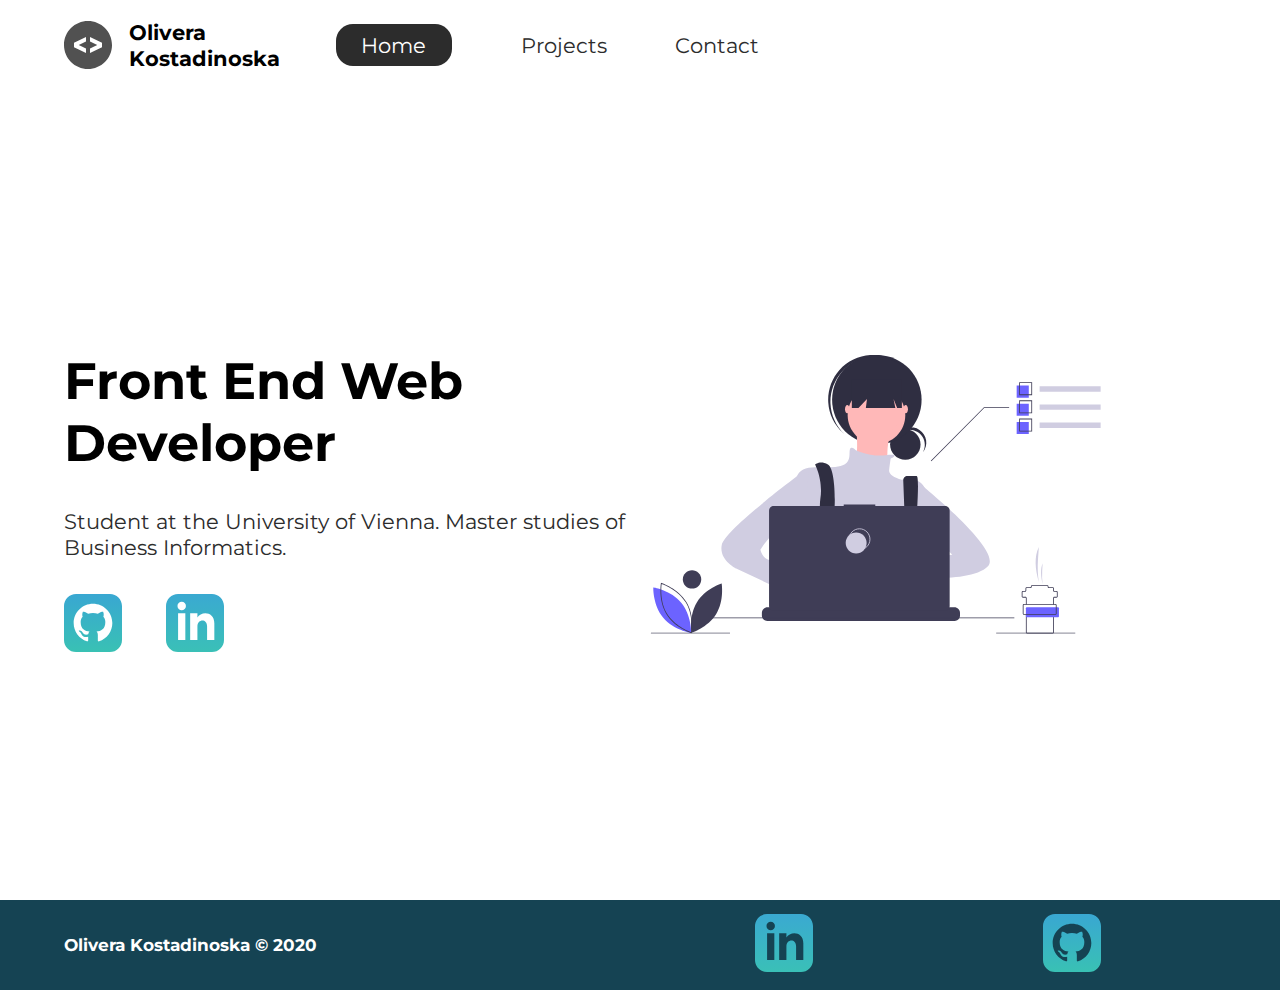
<file: index.html>
<!DOCTYPE html>
<html lang="en">
  <head>
    <meta charset="UTF-8" />
    <meta name="viewport" content="width=device-width, initial-scale=1.0" />
    <meta http-equiv="X-UA-Compatible" content="ie=edge" />
    <meta name="description" content="Student in the University of Vienna." />
    <meta name="robots" content="index,follow" />
    <link
      href="https://fonts.googleapis.com/css2?family=Montserrat:wght@100&display=swap"
      rel="stylesheet"
    />
    <link rel="stylesheet" href="./styles/style.css" />
    <title>Olivera Kostadinoska | Web Developer</title>
  </head>
  <body>
    <header class="main-head">
      <nav>
        <div class="logo">
          <img src="icons/code.svg" alt="logo" />
          <h1>Olivera Kostadinoska</h1>
        </div>
        <ul>
          <li><a class="active" href="/">Home</a></li>
          <li><a  href="./projects/index.html">Projects</a></li>
          <li><a href="./contact/">Contact</a></li>
        </ul>
      </nav>
    </header>
    <section class="intro">
      <div class="intro-text">
        <h3>Front End Web <br />Developer</h3>
        <p>
          Student at the University of Vienna. Master studies of Business
          Informatics.
        </p>
        <div class="intro-social">
          <a href="https://github.com/0livera?tab=projects"
            ><img src="/icons/github.svg" alt="github-social-link"
          /></a>
          <a href="https://www.linkedin.com/in/olivera-kostadinoska-74080ab0/"
            ><img src="/icons/linked-in.svg" alt="linkedin-social-link"
          /></a>
        </div>
      </div>
      <div class="intro-images">
        <svg
          width="1101"
          height="667"
          viewBox="0 0 1101 667"
          fill="none"
          xmlns="http://www.w3.org/2000/svg"
        >
          <g id="undraw_dev_focus_b9xo(1) 1" clip-path="url(#clip0)">
            <path
              id="Vector"
              d="M633.929 250.416C654.03 250.416 670.325 234.121 670.325 214.02C670.325 193.919 654.03 177.624 633.929 177.624C613.829 177.624 597.534 193.919 597.534 214.02C597.534 234.121 613.829 250.416 633.929 250.416Z"
              fill="#2F2E41"
            />
            <path
              id="Vector_2"
              d="M644.069 178.626C650.368 178.627 656.559 180.262 662.036 183.372C667.514 186.482 672.091 190.96 675.319 196.368C678.548 201.777 680.318 207.93 680.457 214.228C680.595 220.525 679.097 226.75 676.109 232.295C679.264 228.347 681.563 223.785 682.857 218.9C684.152 214.014 684.415 208.913 683.63 203.92C682.844 198.928 681.027 194.154 678.294 189.902C675.561 185.651 671.973 182.015 667.757 179.227C663.542 176.439 658.792 174.56 653.81 173.709C648.828 172.859 643.724 173.055 638.822 174.286C633.92 175.517 629.328 177.756 625.34 180.859C621.351 183.963 618.052 187.864 615.654 192.313C619.057 188.041 623.378 184.592 628.298 182.223C633.218 179.853 638.609 178.624 644.069 178.626Z"
              fill="#2F2E41"
            />
            <path
              id="Vector_3"
              d="M565.919 213.943C624.965 213.943 672.831 166.077 672.831 107.031C672.831 47.9844 624.965 0.118011 565.919 0.118011C506.873 0.118011 459.006 47.9844 459.006 107.031C459.006 166.077 506.873 213.943 565.919 213.943Z"
              fill="#2F2E41"
            />
            <path
              id="Vector_4"
              d="M482.01 40.6964C500.432 19.9785 526.182 7.22824 553.827 5.13672C581.472 3.0452 608.848 11.776 630.177 29.4865C629.303 28.6554 628.438 27.8176 627.529 27.01C606.336 8.17859 578.532 -1.46421 550.23 0.20235C521.928 1.86891 495.447 14.7083 476.611 35.8969C457.775 57.0855 448.126 84.8881 449.786 113.19C451.446 141.492 464.279 167.976 485.463 186.817C486.372 187.625 487.305 188.386 488.233 189.157C468.146 170.049 456.268 143.884 455.107 116.185C453.946 88.4853 463.592 61.4184 482.01 40.6964Z"
              fill="#2F2E41"
            />
            <path
              id="Vector_5"
              d="M565.013 213.037C603.042 213.037 633.872 182.208 633.872 144.178C633.872 106.148 603.042 75.3192 565.013 75.3192C526.983 75.3192 496.154 106.148 496.154 144.178C496.154 182.208 526.983 213.037 565.013 213.037Z"
              fill="#FFB8B8"
            />
            <path
              id="Vector_6"
              d="M516.087 165.923C516.087 165.923 525.147 249.278 510.65 258.339C496.154 267.399 594.006 280.084 594.006 280.084C594.006 280.084 579.509 189.48 615.751 165.923H516.087Z"
              fill="#FFB8B8"
            />
            <path
              id="Vector_7"
              d="M598.946 247.815C598.946 247.815 625.928 235.215 587.068 239.703C548.208 244.191 514.68 226.976 514.68 226.976C514.68 226.976 502.906 215.198 501.094 227.882C499.282 240.567 506.53 264.124 466.664 267.748C426.799 271.372 390.557 260.5 376.06 287.681C361.564 314.862 368.812 432.647 368.812 432.647C368.812 432.647 395.993 530.499 417.738 544.996C439.483 559.492 629.751 539.56 629.751 539.56L684.113 441.707V327.547C684.113 327.547 676.865 287.681 626.127 298.553C626.127 298.553 593.51 291.305 595.322 274.996C597.134 258.688 598.946 247.815 598.946 247.815Z"
              fill="#D0CDE1"
            />
            <path
              id="Vector_8"
              d="M429.05 610.271C430.17 605.391 430.92 602.631 430.92 602.631L430.34 598.661L424.37 558.121L421.86 541.021C443.6 531.961 449.04 490.281 449.04 490.281L449.86 489.791L453.57 487.571V487.561L466.89 479.571L467.16 479.411L472.54 482.991L483.47 490.281C521.71 518.401 560.65 517.901 584.68 513.471C599.37 510.761 608.5 506.591 608.5 506.591L634.86 497.801L635.68 497.531L636.49 497.651L651.95 499.991L652.23 500.041L653.51 500.231L649.93 524.981L644.74 560.951C658.45 568.211 670.64 581.851 681.3 598.661C683.66 602.381 685.947 606.251 688.16 610.271C691.04 615.471 693.79 620.881 696.41 626.421C696.73 627.081 697.04 627.751 697.35 628.421C698.36 630.591 699.36 632.781 700.33 634.981H424.25C424.61 632.771 424.97 630.661 425.32 628.631C425.338 628.562 425.352 628.492 425.36 628.421C425.49 627.741 425.61 627.081 425.72 626.421C426.94 619.821 428.12 614.311 429.05 610.271Z"
              fill="#2F2E41"
            />
            <path
              id="Vector_9"
              d="M418.234 261.963C418.234 261.963 438.167 298.205 430.919 343.506C423.671 388.808 452.664 501.157 452.664 501.157L474.409 495.721C474.409 495.721 459.912 401.493 463.536 379.748C467.161 358.003 467.161 272.835 449.04 261.963C430.919 251.091 418.234 261.963 418.234 261.963Z"
              fill="#2F2E41"
            />
            <path
              id="Vector_10"
              d="M628.973 299.625L636.59 500.251L651.086 509.311C651.086 509.311 671.925 289.144 661.053 289.144H638.93C637.578 289.144 636.24 289.419 634.997 289.953C633.754 290.486 632.633 291.267 631.702 292.247C630.77 293.228 630.048 294.387 629.579 295.656C629.11 296.924 628.904 298.275 628.973 299.625Z"
              fill="#2F2E41"
            />
            <path
              id="Vector_11"
              d="M462.63 496.627C467.634 496.627 471.691 492.57 471.691 487.567C471.691 482.563 467.634 478.506 462.63 478.506C457.626 478.506 453.57 482.563 453.57 487.567C453.57 492.57 457.626 496.627 462.63 496.627Z"
              fill="#6C63FF"
            />
            <path
              id="Vector_12"
              d="M643.838 505.687C648.842 505.687 652.898 501.631 652.898 496.627C652.898 491.623 648.842 487.567 643.838 487.567C638.834 487.567 634.778 491.623 634.778 496.627C634.778 501.631 638.834 505.687 643.838 505.687Z"
              fill="#6C63FF"
            />
            <path
              id="Vector_13"
              d="M506.12 58.104V126.963H522.067L542.362 105.218L539.644 126.963H610.133L605.784 105.218L614.482 126.963H625.717V58.104H506.12Z"
              fill="#2F2E41"
            />
            <path
              id="Vector_14"
              d="M495.248 139.648C498.25 139.648 500.684 135.186 500.684 129.681C500.684 124.177 498.25 119.715 495.248 119.715C492.245 119.715 489.812 124.177 489.812 129.681C489.812 135.186 492.245 139.648 495.248 139.648Z"
              fill="#FFB8B8"
            />
            <path
              id="Vector_15"
              d="M634.778 139.648C637.78 139.648 640.214 135.186 640.214 129.681C640.214 124.177 637.78 119.715 634.778 119.715C631.775 119.715 629.341 124.177 629.341 129.681C629.341 135.186 631.775 139.648 634.778 139.648Z"
              fill="#FFB8B8"
            />
            <path
              id="Vector_16"
              d="M671.925 495.721C671.925 495.721 589.476 480.318 584.039 507.499C578.603 534.681 675.549 522.902 675.549 522.902L671.925 495.721Z"
              fill="#FFB8B8"
            />
            <path
              id="Vector_17"
              d="M670.113 309.077C670.113 309.077 867.629 466.728 831.388 504.781C795.146 542.835 657.429 531.962 657.429 531.962L666.489 486.661L746.22 477.6L706.355 437.734L670.113 441.359V309.077Z"
              fill="#D0CDE1"
            />
            <path
              id="Vector_18"
              d="M378.369 571.828L403.738 591.761C403.738 591.761 421.859 647.935 449.04 631.627C476.221 615.318 423.671 557.331 423.671 557.331L392.865 546.459L378.369 571.828Z"
              fill="#FFB8B8"
            />
            <path
              id="Vector_19"
              d="M403.738 280.084L378.437 287.698C378.437 287.698 202.597 417.802 195.349 454.043C188.101 490.285 229.779 510.217 229.779 510.217L387.429 584.513L403.738 541.023L329.443 502.969C329.443 502.969 334.879 492.097 313.134 490.285C291.389 488.473 287.765 464.916 287.765 464.916C287.765 464.916 331.255 397.869 354.812 412.365C378.369 426.862 385.617 437.734 385.617 437.734L403.738 280.084Z"
              fill="#D0CDE1"
            />
            <path
              id="Vector_20"
              d="M764.6 616.481V622.551C764.603 624.217 764.295 625.869 763.69 627.421C763.421 628.113 763.097 628.782 762.72 629.421C761.528 631.421 759.837 633.078 757.812 634.228C755.787 635.378 753.499 635.982 751.17 635.981H304.62C302.291 635.982 300.003 635.378 297.978 634.228C295.953 633.078 294.262 631.421 293.07 629.421C292.693 628.782 292.369 628.113 292.1 627.421C291.495 625.869 291.187 624.217 291.19 622.551V616.481C291.19 614.717 291.537 612.97 292.211 611.341C292.886 609.711 293.875 608.231 295.122 606.983C296.37 605.736 297.85 604.747 299.48 604.072C301.11 603.397 302.856 603.05 304.62 603.051H330.36V600.221C330.36 600.147 330.374 600.074 330.402 600.006C330.43 599.938 330.472 599.877 330.524 599.825C330.576 599.773 330.638 599.731 330.706 599.703C330.774 599.675 330.846 599.661 330.92 599.661H344.35C344.424 599.661 344.496 599.675 344.564 599.703C344.632 599.731 344.694 599.773 344.746 599.825C344.798 599.877 344.84 599.938 344.868 600.006C344.896 600.074 344.91 600.147 344.91 600.221V603.051H353.3V600.221C353.3 600.147 353.314 600.074 353.342 600.006C353.37 599.938 353.412 599.877 353.464 599.825C353.516 599.773 353.578 599.731 353.646 599.703C353.714 599.675 353.786 599.661 353.86 599.661H367.29C367.364 599.661 367.436 599.675 367.504 599.703C367.572 599.731 367.634 599.773 367.686 599.825C367.738 599.877 367.78 599.938 367.808 600.006C367.836 600.074 367.85 600.147 367.85 600.221V603.051H376.25V600.221C376.25 600.147 376.264 600.074 376.292 600.006C376.32 599.938 376.362 599.877 376.414 599.825C376.466 599.773 376.528 599.731 376.596 599.703C376.664 599.675 376.736 599.661 376.81 599.661H390.24C390.314 599.661 390.386 599.675 390.454 599.703C390.522 599.731 390.584 599.773 390.636 599.825C390.688 599.877 390.73 599.938 390.758 600.006C390.786 600.074 390.8 600.147 390.8 600.221V603.051H399.19V600.221C399.19 600.147 399.204 600.074 399.232 600.006C399.26 599.938 399.302 599.877 399.354 599.825C399.406 599.773 399.468 599.731 399.536 599.703C399.604 599.675 399.676 599.661 399.75 599.661H413.18C413.254 599.661 413.326 599.675 413.394 599.703C413.462 599.731 413.524 599.773 413.576 599.825C413.628 599.877 413.67 599.938 413.698 600.006C413.726 600.074 413.74 600.147 413.74 600.221V603.051H422.13V600.221C422.13 600.147 422.144 600.074 422.172 600.006C422.201 599.938 422.242 599.877 422.294 599.825C422.346 599.773 422.408 599.731 422.476 599.703C422.544 599.675 422.616 599.661 422.69 599.661H436.12C436.194 599.661 436.266 599.675 436.334 599.703C436.402 599.731 436.464 599.773 436.516 599.825C436.568 599.877 436.61 599.938 436.638 600.006C436.666 600.074 436.68 600.147 436.68 600.221V603.051H445.08V600.221C445.08 600.147 445.094 600.074 445.122 600.006C445.15 599.938 445.192 599.877 445.244 599.825C445.296 599.773 445.358 599.731 445.426 599.703C445.494 599.675 445.566 599.661 445.64 599.661H459.07C459.144 599.661 459.216 599.675 459.284 599.703C459.352 599.731 459.414 599.773 459.466 599.825C459.518 599.877 459.56 599.938 459.588 600.006C459.616 600.074 459.63 600.147 459.63 600.221V603.051H468.02V600.221C468.02 600.147 468.034 600.074 468.062 600.006C468.09 599.938 468.132 599.877 468.184 599.825C468.236 599.773 468.298 599.731 468.366 599.703C468.434 599.675 468.506 599.661 468.58 599.661H573.78C573.854 599.661 573.926 599.675 573.994 599.703C574.062 599.731 574.124 599.773 574.176 599.825C574.228 599.877 574.27 599.938 574.298 600.006C574.326 600.074 574.34 600.147 574.34 600.221V603.051H582.74V600.221C582.74 600.147 582.754 600.074 582.782 600.006C582.811 599.938 582.852 599.877 582.904 599.825C582.956 599.773 583.018 599.731 583.086 599.703C583.154 599.675 583.226 599.661 583.3 599.661H596.73C596.878 599.662 597.02 599.722 597.124 599.826C597.229 599.931 597.289 600.073 597.29 600.221V603.051H605.68V600.221C605.68 600.147 605.694 600.074 605.722 600.006C605.75 599.938 605.792 599.877 605.844 599.825C605.896 599.773 605.958 599.731 606.026 599.703C606.094 599.675 606.166 599.661 606.24 599.661H619.67C619.744 599.661 619.816 599.675 619.884 599.703C619.952 599.731 620.014 599.773 620.066 599.825C620.118 599.877 620.16 599.938 620.188 600.006C620.216 600.074 620.23 600.147 620.23 600.221V603.051H628.62V600.221C628.62 600.147 628.634 600.074 628.662 600.006C628.69 599.938 628.732 599.877 628.784 599.825C628.836 599.773 628.898 599.731 628.966 599.703C629.034 599.675 629.106 599.661 629.18 599.661H642.61C642.684 599.661 642.756 599.675 642.824 599.703C642.892 599.731 642.954 599.773 643.006 599.825C643.058 599.877 643.1 599.938 643.128 600.006C643.156 600.074 643.17 600.147 643.17 600.221V603.051H651.57V600.221C651.57 600.147 651.584 600.074 651.612 600.006C651.64 599.938 651.682 599.877 651.734 599.825C651.786 599.773 651.848 599.731 651.916 599.703C651.984 599.675 652.056 599.661 652.13 599.661H665.56C665.707 599.663 665.847 599.723 665.95 599.828C666.053 599.932 666.111 600.074 666.11 600.221V603.051H674.51V600.221C674.51 600.147 674.524 600.074 674.552 600.006C674.58 599.938 674.622 599.877 674.674 599.825C674.726 599.773 674.788 599.731 674.856 599.703C674.924 599.675 674.996 599.661 675.07 599.661H688.5C688.574 599.661 688.646 599.675 688.714 599.703C688.782 599.731 688.844 599.773 688.896 599.825C688.948 599.877 688.99 599.938 689.018 600.006C689.046 600.074 689.06 600.147 689.06 600.221V603.051H697.45V600.221C697.45 600.147 697.464 600.074 697.492 600.006C697.52 599.938 697.562 599.877 697.614 599.825C697.666 599.773 697.728 599.731 697.796 599.703C697.864 599.675 697.936 599.661 698.01 599.661H711.44C711.514 599.661 711.586 599.675 711.654 599.703C711.722 599.731 711.784 599.773 711.836 599.825C711.888 599.877 711.93 599.938 711.958 600.006C711.986 600.074 712 600.147 712 600.221V603.051H751.17C752.934 603.05 754.68 603.397 756.31 604.072C757.94 604.747 759.42 605.736 760.667 606.983C761.915 608.231 762.904 609.711 763.579 611.341C764.253 612.971 764.6 614.717 764.6 616.481Z"
              fill="#3F3D56"
            />
            <path
              id="Vector_21"
              d="M894.448 627.416H161.448V629.416H894.448V627.416Z"
              fill="#3F3D56"
            />
            <path
              id="Vector_22"
              d="M728.642 360.847H562.2V357.416H486.728V360.847H319.599C316.613 360.847 313.749 362.033 311.638 364.144C309.526 366.256 308.34 369.119 308.34 372.105V600.017C308.34 603.003 309.526 605.866 311.638 607.978C313.749 610.089 316.613 611.275 319.599 611.275H728.642C731.628 611.275 734.492 610.089 736.604 607.978C738.715 605.866 739.901 603.003 739.901 600.017V372.105C739.901 370.627 739.61 369.163 739.044 367.797C738.478 366.431 737.649 365.19 736.604 364.144C735.558 363.099 734.317 362.27 732.951 361.704C731.585 361.138 730.121 360.847 728.642 360.847Z"
              fill="#3F3D56"
            />
            <path
              id="Vector_23"
              d="M524.448 465.416C538.255 465.416 549.448 454.223 549.448 440.416C549.448 426.609 538.255 415.416 524.448 415.416C510.641 415.416 499.448 426.609 499.448 440.416C499.448 454.223 510.641 465.416 524.448 465.416Z"
              stroke="#D0CDE1"
              stroke-width="2"
              stroke-miterlimit="10"
            />
            <path
              id="Vector_24"
              d="M516.448 474.416C530.255 474.416 541.448 463.223 541.448 449.416C541.448 435.609 530.255 424.416 516.448 424.416C502.641 424.416 491.448 435.609 491.448 449.416C491.448 463.223 502.641 474.416 516.448 474.416Z"
              fill="#D0CDE1"
            />
            <path
              id="Vector_25"
              d="M215.02 663.551H26.0201V665.812H215.02V663.551Z"
              fill="#3F3D56"
            />
            <g id="flower">
              <path
                id="flower-right"
                d="M136.139 590.717C116.228 623.224 123.078 663.658 123.078 663.658C123.078 663.658 162.211 651.389 182.122 618.883C202.033 586.377 195.183 545.942 195.183 545.942C195.183 545.942 156.05 558.211 136.139 590.717Z"
                fill="#3F3D56"
              />
              <path
                id="flower-left-2"
                d="M122.266 663.927L121.134 663.747C120.724 663.682 79.9759 656.931 55.5717 627.732C31.1675 598.533 31.7547 557.233 31.7627 556.819L31.787 555.673L32.9191 555.852C33.3285 555.917 74.0771 562.669 98.4814 591.868C122.886 621.067 122.298 662.367 122.29 662.781L122.266 663.927Z"
                fill="#6C63FF"
              />
              <path
                id="flower-left-1"
                d="M123.874 664.955L122.78 664.612C122.384 664.488 83.0592 651.856 63.1822 619.406C43.3053 586.955 49.9195 546.183 49.9879 545.775L50.1793 544.645L51.2731 544.988C51.6686 545.112 90.9938 557.744 110.871 590.195C130.748 622.645 124.133 663.416 124.065 663.825L123.874 664.955ZM51.7926 547.277C50.8874 554.12 47.279 589.613 64.8874 618.361C82.4967 647.108 115.755 660.019 122.26 662.323C123.166 655.48 126.774 619.987 109.166 591.24C91.5563 562.492 58.2985 549.581 51.7926 547.277H51.7926Z"
                fill="#3F3D56"
              />
              <path
                id="flower-ball"
                d="M124.321 558.328C136.471 558.328 146.321 548.478 146.321 536.328C146.321 524.177 136.471 514.328 124.321 514.328C112.171 514.328 102.321 524.177 102.321 536.328C102.321 548.478 112.171 558.328 124.321 558.328Z"
                fill="#3F3D56"
              />
            </g>
            <path
              id="Vector_26"
              d="M696.211 254.254L822.417 127.051H882V125.051H821.582L821.289 125.348L694.789 252.848L696.211 254.254Z"
              fill="#3F3D56"
            />
            <path
              id="Vector_27"
              d="M1101 74.827H954.776V87.8569H1101V74.827Z"
              fill="#D0CDE1"
            />
            <path
              id="Vector_28"
              d="M928.955 73.1404H900V102.096H928.955V73.1404Z"
              fill="#6C63FF"
            />
            <path
              id="Vector_29"
              d="M928.955 116.573H900V145.529H928.955V116.573Z"
              fill="#6C63FF"
            />
            <path
              id="Vector_30"
              d="M928.955 160.006H900V188.961H928.955V160.006Z"
              fill="#6C63FF"
            />
            <path
              id="Vector_31"
              d="M936.955 96.0958H906V65.1403H936.955V96.0958ZM908 94.0958H934.955V67.1403H908V94.0958Z"
              fill="#3F3D56"
            />
            <path
              id="Vector_32"
              d="M1101 118.26H954.776V131.29H1101V118.26Z"
              fill="#D0CDE1"
            />
            <path
              id="Vector_33"
              d="M936.955 139.528H906V108.573H936.955V139.528ZM908 137.528H934.955V110.573H908V137.528Z"
              fill="#3F3D56"
            />
            <path
              id="Vector_34"
              d="M1101 161.693H954.776V174.723H1101V161.693Z"
              fill="#D0CDE1"
            />
            <path
              id="Vector_35"
              d="M936.955 182.961H906V152.006H936.955V182.961ZM908 180.961H934.955V154.006H908V180.961Z"
              fill="#3F3D56"
            />
            <g id="barbecue">
              <path
                id="Vector_36"
                d="M1040.02 663.551H851.02V665.812H1040.02V663.551Z"
                fill="#3F3D56"
              />
              <path
                id="Vector_37"
                d="M989 596.051H987V581.051C987.001 580.256 987.317 579.493 987.88 578.931C988.442 578.368 989.205 578.052 990 578.051H995C995.265 578.051 995.519 577.945 995.707 577.758C995.894 577.57 996 577.316 996 577.051V567.051C996 566.786 995.894 566.531 995.707 566.344C995.519 566.156 995.265 566.051 995 566.051H990C989.205 566.05 988.442 565.734 987.88 565.171C987.317 564.609 987.001 563.846 987 563.051V558.051C987 557.786 986.894 557.531 986.707 557.344C986.519 557.156 986.265 557.051 986 557.051H977C976.205 557.05 975.442 556.734 974.88 556.171C974.317 555.609 974.001 554.846 974 554.051V553.051C974 552.786 973.894 552.531 973.707 552.344C973.519 552.156 973.265 552.051 973 552.051H937C936.735 552.051 936.481 552.156 936.293 552.344C936.106 552.531 936 552.786 936 553.051V554.051C935.999 554.846 935.683 555.609 935.12 556.171C934.558 556.734 933.795 557.05 933 557.051H924C923.735 557.051 923.481 557.156 923.293 557.344C923.106 557.531 923 557.786 923 558.051V563.051C922.999 563.846 922.683 564.609 922.12 565.171C921.558 565.734 920.795 566.05 920 566.051H915C914.735 566.051 914.481 566.156 914.293 566.344C914.106 566.531 914 566.786 914 567.051V577.051C914 577.316 914.106 577.57 914.293 577.758C914.481 577.945 914.735 578.051 915 578.051H921C921.795 578.052 922.558 578.368 923.12 578.931C923.683 579.493 923.999 580.256 924 581.051V596.051H922V581.051C922 580.786 921.894 580.531 921.707 580.344C921.519 580.156 921.265 580.051 921 580.051H915C914.205 580.05 913.442 579.734 912.88 579.171C912.317 578.609 912.001 577.846 912 577.051V567.051C912.001 566.256 912.317 565.493 912.88 564.931C913.442 564.368 914.205 564.052 915 564.051H920C920.265 564.051 920.519 563.945 920.707 563.758C920.894 563.57 921 563.316 921 563.051V558.051C921.001 557.256 921.317 556.493 921.88 555.931C922.442 555.368 923.205 555.052 924 555.051H933C933.265 555.051 933.519 554.945 933.707 554.758C933.894 554.57 934 554.316 934 554.051V553.051C934.001 552.256 934.317 551.493 934.88 550.931C935.442 550.368 936.205 550.052 937 550.051H973C973.795 550.052 974.558 550.368 975.12 550.931C975.683 551.493 975.999 552.256 976 553.051V554.051C976 554.316 976.106 554.57 976.293 554.758C976.481 554.945 976.735 555.051 977 555.051H986C986.795 555.052 987.558 555.368 988.12 555.931C988.683 556.493 988.999 557.256 989 558.051V563.051C989 563.316 989.106 563.57 989.293 563.758C989.481 563.945 989.735 564.051 990 564.051H995C995.795 564.052 996.558 564.368 997.12 564.931C997.683 565.493 997.999 566.256 998 567.051V577.051C997.999 577.846 997.683 578.609 997.12 579.171C996.558 579.734 995.795 580.05 995 580.051H990C989.735 580.051 989.481 580.156 989.293 580.344C989.106 580.531 989 580.786 989 581.051V596.051Z"
                fill="#3F3D56"
              />
              <path
                id="Vector_38"
                d="M986 666.051H925C924.205 666.05 923.442 665.734 922.88 665.171C922.317 664.609 922.001 663.846 922 663.051V620.051H924V663.051C924 663.316 924.106 663.57 924.293 663.758C924.481 663.945 924.735 664.051 925 664.051H986C986.265 664.051 986.519 663.945 986.707 663.758C986.894 663.57 987 663.316 987 663.051V620.051H989V663.051C988.999 663.846 988.683 664.609 988.12 665.171C987.558 665.734 986.795 666.05 986 666.051Z"
                fill="#3F3D56"
              />
              <path
                id="Vector_39"
                d="M999 603.051H924C922.895 603.051 922 603.946 922 605.051V625.051C922 626.155 922.895 627.051 924 627.051H999C1000.1 627.051 1001 626.155 1001 625.051V605.051C1001 603.946 1000.1 603.051 999 603.051Z"
                fill="#6C63FF"
              />
              <path
                id="Vector_40"
                d="M992.5 621.051H917.5C916.705 621.05 915.942 620.734 915.38 620.171C914.817 619.609 914.501 618.846 914.5 618.051V598.051C914.501 597.256 914.817 596.493 915.38 595.931C915.942 595.368 916.705 595.052 917.5 595.051H992.5C993.295 595.052 994.058 595.368 994.62 595.931C995.183 596.493 995.499 597.256 995.5 598.051V618.051C995.499 618.846 995.183 619.609 994.62 620.171C994.058 620.734 993.295 621.05 992.5 621.051ZM917.5 597.051C917.235 597.051 916.981 597.156 916.793 597.344C916.606 597.531 916.5 597.786 916.5 598.051V618.051C916.5 618.316 916.606 618.57 916.793 618.758C916.981 618.945 917.235 619.051 917.5 619.051H992.5C992.765 619.051 993.019 618.945 993.207 618.758C993.394 618.57 993.5 618.316 993.5 618.051V598.051C993.5 597.786 993.394 597.531 993.207 597.344C993.019 597.156 992.765 597.051 992.5 597.051H917.5Z"
                fill="#3F3D56"
              />
              <path
                id="flame-left"
                d="M953 543.051C950.342 525.143 949.639 506.999 950.905 488.94L953 459.051C941.458 482.016 944.067 512.243 953 543.051V543.051Z"
                fill="#D0CDE1"
              />
              <path
                id="flame-right"
                d="M962 548.051C960.72 537.365 960.383 526.587 960.992 515.842L962 498.051C956.447 511.721 957.702 529.713 962 548.051Z"
                fill="#D0CDE1"
              />
            </g>
          </g>
          <defs>
            <clipPath id="clip0">
              <rect width="1101" height="666.051" fill="white" />
            </clipPath>
          </defs>
        </svg>
        <img class="splash" src="/img/splash.svg" alt="" />
      </div>
    </section>
    <footer>
      <h4>Olivera Kostadinoska &copy; 2020</h4>
      <ul>
        <li><a href="https://www.linkedin.com/in/olivera-kostadinoska-74080ab0/"><img src="/icons/linked-in.svg" alt="linkedin-social"></a></li>
        <li><a href="https://github.com/0livera?tab=projects"><img src="/icons/github.svg" alt="github-social"></a></li>
      </ul>
    </footer>
  </body>
</html>
</file>
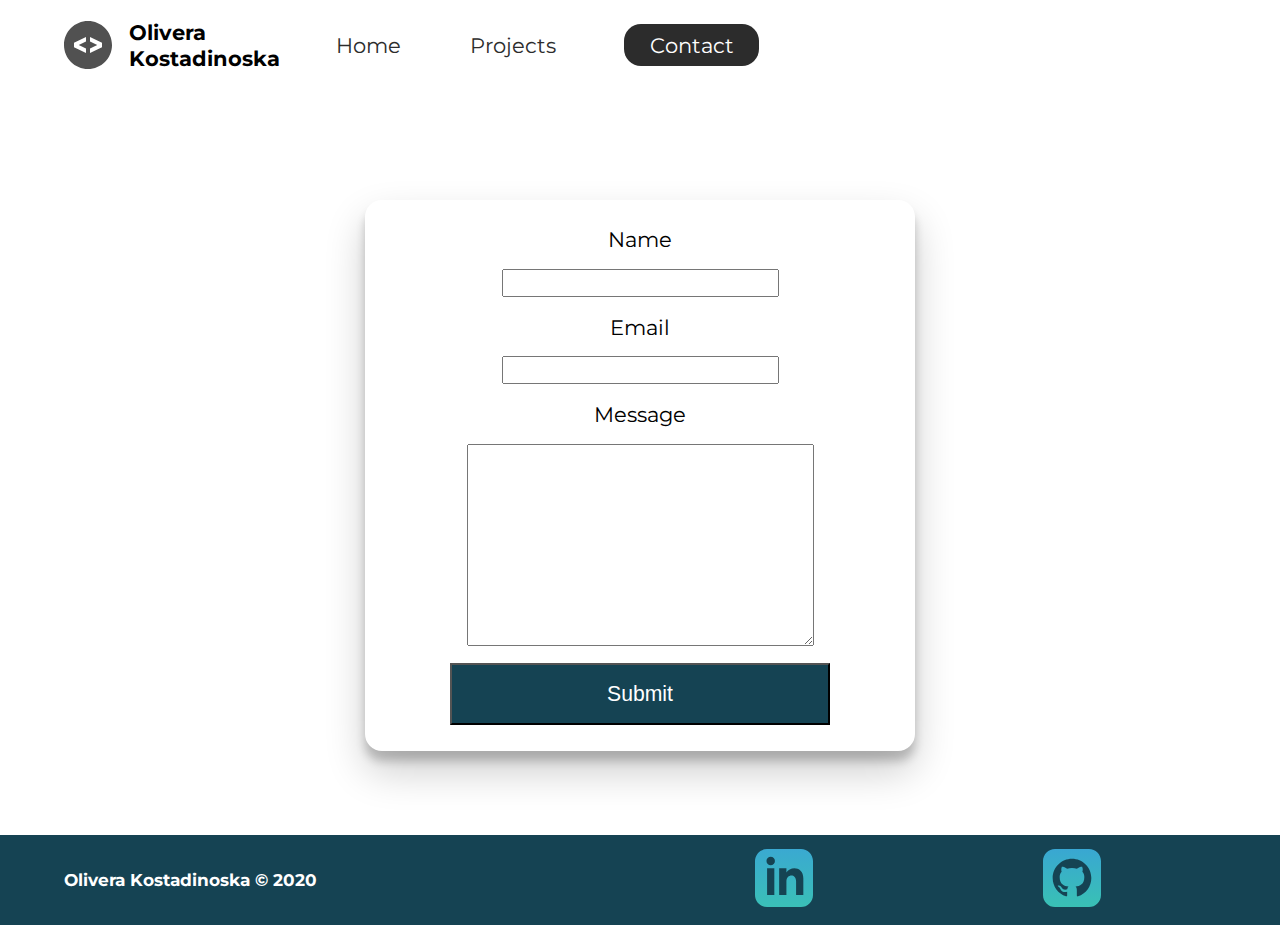
<file: contact/index.html>
<!DOCTYPE html>
<html lang="en">
  <head>
    <meta charset="UTF-8" />
    <meta name="viewport" content="width=device-width, initial-scale=1.0" />
    <meta http-equiv="X-UA-Compatible" content="ie=edge" />
    <meta
      name="description"
      content="Master student at University of Vienna."
    />
    <meta name="robots" content="index,follow" />
    <link
      href="https://fonts.googleapis.com/css2?family=Montserrat:wght@100&display=swap"
      rel="stylesheet"
    />
    <link rel="stylesheet" href="../styles/style.css" />
    <title>Olivera Kostadinoska | Web Developer</title>
  </head>
  <body>
    <header class="main-head">
      <nav>
        <div class="logo">
          <img src="../icons/code.svg" alt="logo" />
          <h1>Olivera Kostadinoska</h1>
        </div>
        <ul>
          <li><a href="../index.html">Home</a></li>
          <li><a href="../projects/">Projects</a></li>
          <li><a class="active" href="./index.html">Contact</a></li>
        </ul>
      </nav>
    </header>
    <section class="form-section">
      <form>
        <label for="name">Name</label>
        <input type="text" name="name" id="name" required />
        <label for="email">Email</label>
        <input type="email" name="email" id="email" required />
        <label for="message">Message</label>
        <textarea name="message" id="message" cols="30" rows="10"></textarea>
        <button type="submit">Submit</button>
      </form>
    </section>
    <footer>
      <h4>Olivera Kostadinoska &copy; 2020</h4>
      <ul>
        <li><a href="https://www.linkedin.com/in/olivera-kostadinoska-74080ab0/"><img src="/icons/linked-in.svg" alt="linkedin-social"></a></li>
        <li><a href="https://github.com/0livera?tab=projects"><img src="/icons/github.svg" alt="github-social"></a></li>
      </ul>
    </footer>
  </body>
</html>
</file>
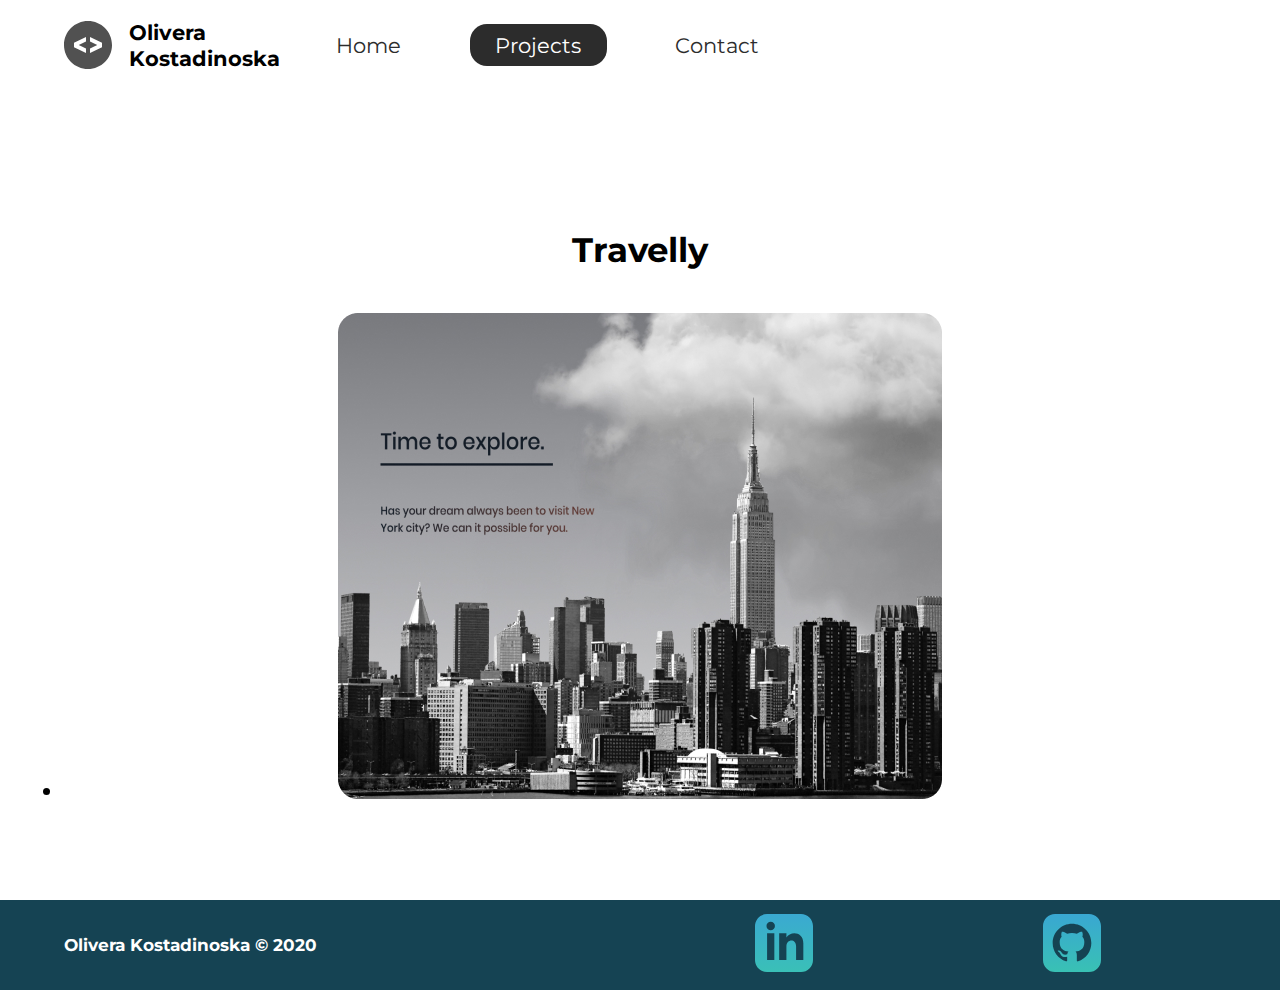
<file: projects/index.html>
<!DOCTYPE html>
<html lang="en">
  <head>
    <meta charset="UTF-8" />
    <meta name="viewport" content="width=device-width, initial-scale=1.0" />
    <meta http-equiv="X-UA-Compatible" content="ie=edge" />
    <meta name="description" content="Student in the University of Vienna." />
    <meta name="robots" content="index,follow" />
    <link
      href="https://fonts.googleapis.com/css2?family=Montserrat:wght@100&display=swap"
      rel="stylesheet"
    />
    <link rel="stylesheet" href="../styles/style.css" />
    <title>Olivera Kostadinoska | Web Developer</title>
  </head>
  <body>
    <header class="main-head">
      <nav>
        <div class="logo">
          <img src="../icons/code.svg" alt="logo" />
          <h1>Olivera Kostadinoska</h1>
        </div>
        <ul>
          <li><a href="../index.html">Home</a></li>
          <li><a class="active" href="./index.html">Projects</a></li>
          <li><a href="../contact/">Contact</a></li>
        </ul>
      </nav>
    </header>
   <section class="projects">
      <div class="travelly">
        <h2>Travelly</h2>
        <li><a href="https://travel0livera.netlify.app/"><img src="../img/travelly.jpg" alt="travel-project"></a></li>
   </section>
   <footer>
    <h4>Olivera Kostadinoska &copy; 2020</h4>
    <ul>
      <li><a href="https://www.linkedin.com/in/olivera-kostadinoska-74080ab0/"><img src="/icons/linked-in.svg" alt="linkedin-social"></a></li>
      <li><a href="https://github.com/0livera?tab=projects"><img src="/icons/github.svg" alt="github-social"></a></li>
    </ul>
  </footer>
  </body>
</html>
</file>
<file: styles/style.css>
/* Global Styles */
* {
  margin: 0;
  padding: 0;
  -webkit-box-sizing: border-box;
          box-sizing: border-box;
}

html {
  font-size: 62.5%;
}

body {
  font-family: "Montserrat", sans-serif;
}

h1 {
  font-size: 2.5rem;
}

li,
button,
label,
input,
a,
p {
  font-size: 2.5rem;
}

h2 {
  font-size: 4rem;
}

h3 {
  font-size: 2.5rem;
}

h4,
h5 {
  font-size: 2rem;
}

ul {
  list-style: none;
}

a {
  text-decoration: none;
  color: #2c2c2c;
}

.main-head {
  width: 95%;
  margin: 0 0 0 auto;
}

nav {
  display: -webkit-box;
  display: -ms-flexbox;
  display: flex;
  -webkit-box-pack: justify;
      -ms-flex-pack: justify;
          justify-content: space-between;
  -webkit-box-align: center;
      -ms-flex-align: center;
          align-items: center;
  -webkit-box-orient: horizontal;
  -webkit-box-direction: normal;
      -ms-flex-direction: row;
          flex-direction: row;
  min-height: 10vh;
  width: 60%;
  -ms-flex-wrap: wrap;
      flex-wrap: wrap;
}

nav .logo {
  display: -webkit-box;
  display: -ms-flexbox;
  display: flex;
  -webkit-box-pack: start;
      -ms-flex-pack: start;
          justify-content: flex-start;
  -webkit-box-align: center;
      -ms-flex-align: center;
          align-items: center;
  -webkit-box-orient: horizontal;
  -webkit-box-direction: normal;
      -ms-flex-direction: row;
          flex-direction: row;
  -webkit-box-flex: 1;
      -ms-flex: 1 1 10rem;
          flex: 1 1 10rem;
}

nav .logo h1 {
  margin: 2rem;
}

nav ul {
  display: -webkit-box;
  display: -ms-flexbox;
  display: flex;
  -ms-flex-pack: distribute;
      justify-content: space-around;
  -webkit-box-align: center;
      -ms-flex-align: center;
          align-items: center;
  -webkit-box-orient: horizontal;
  -webkit-box-direction: normal;
      -ms-flex-direction: row;
          flex-direction: row;
  -webkit-box-flex: 1;
      -ms-flex: 1 1 40rem;
          flex: 1 1 40rem;
}

.intro {
  min-height: 90vh;
  width: 90%;
  margin: auto;
  -ms-flex-wrap: wrap;
      flex-wrap: wrap;
  display: -webkit-box;
  display: -ms-flexbox;
  display: flex;
  -webkit-box-pack: justify;
      -ms-flex-pack: justify;
          justify-content: space-between;
  -webkit-box-align: center;
      -ms-flex-align: center;
          align-items: center;
  -webkit-box-orient: horizontal;
  -webkit-box-direction: normal;
      -ms-flex-direction: row;
          flex-direction: row;
}

.intro h2 {
  font-size: 8rem;
  padding-top: 2rem;
  background: -webkit-gradient(linear, left top, right top, from(#38d39f), to(#38a4d3));
  background: linear-gradient(left, #38d39f, #38a4d3);
  background-clip: text;
  -webkit-text-fill-color: transparent;
  display: inline-block;
}

.intro h3 {
  font-size: 6rem;
  padding: 2rem 0rem;
}

.intro p {
  padding-top: 2rem;
  color: #2c2c2c;
}

.splash {
  position: absolute;
  top: 0%;
  right: 0%;
  height: 100%;
  z-index: -1;
}

.intro-social {
  margin-top: 4rem;
}

.intro-social a {
  margin-right: 5rem;
}

.active {
  background: #2c2c2c;
  color: white;
  padding: 1rem 3rem;
  border-radius: 2rem;
}

.intro-text,
.intro-images {
  -webkit-box-flex: 1;
      -ms-flex: 1 1 40rem;
          flex: 1 1 40rem;
}

#flame-left {
  -webkit-animation: flame-left 1.7s ease infinite alternate;
          animation: flame-left 1.7s ease infinite alternate;
  transform-box: fill-box;
  -webkit-transform-origin: bottom;
          transform-origin: bottom;
}

@-webkit-keyframes flame-left {
  from {
    -webkit-transform: rotateZ(-5deg);
            transform: rotateZ(-5deg);
  }
  to {
    -webkit-transform: rotateZ(5deg);
            transform: rotateZ(5deg);
  }
}

@keyframes flame-left {
  from {
    -webkit-transform: rotateZ(-5deg);
            transform: rotateZ(-5deg);
  }
  to {
    -webkit-transform: rotateZ(5deg);
            transform: rotateZ(5deg);
  }
}

#flame-right {
  -webkit-animation: flame-left 1s ease infinite alternate;
          animation: flame-left 1s ease infinite alternate;
  transform-box: fill-box;
  -webkit-transform-origin: bottom;
          transform-origin: bottom;
}

@-webkit-keyframes flame-right {
  from {
    -webkit-transform: rotateZ(-5deg);
            transform: rotateZ(-5deg);
  }
  to {
    -webkit-transform: rotateZ(5deg);
            transform: rotateZ(5deg);
  }
}

@keyframes flame-right {
  from {
    -webkit-transform: rotateZ(-5deg);
            transform: rotateZ(-5deg);
  }
  to {
    -webkit-transform: rotateZ(5deg);
            transform: rotateZ(5deg);
  }
}

#flower-ball {
  -webkit-animation: flower-ball 1.5s ease infinite alternate;
          animation: flower-ball 1.5s ease infinite alternate;
}

#flower-left-1 {
  -webkit-animation: flower-left-1 1.7s ease infinite alternate;
          animation: flower-left-1 1.7s ease infinite alternate;
  transform-box: fill-box;
  -webkit-transform-origin: bottom;
          transform-origin: bottom;
}

@-webkit-keyframes flower-left-1 {
  from {
    -webkit-transform: rotateZ(-5deg);
            transform: rotateZ(-5deg);
  }
  to {
    -webkit-transform: rotateZ(5deg);
            transform: rotateZ(5deg);
  }
}

@keyframes flower-left-1 {
  from {
    -webkit-transform: rotateZ(-5deg);
            transform: rotateZ(-5deg);
  }
  to {
    -webkit-transform: rotateZ(5deg);
            transform: rotateZ(5deg);
  }
}

#flower-left-2 {
  -webkit-animation: flower-left-2 1s ease infinite alternate;
          animation: flower-left-2 1s ease infinite alternate;
  transform-box: fill-box;
  -webkit-transform-origin: bottom;
          transform-origin: bottom;
}

@-webkit-keyframes flower-left-2 {
  from {
    -webkit-transform: rotateZ(-5deg);
            transform: rotateZ(-5deg);
  }
  to {
    -webkit-transform: rotateZ(5deg);
            transform: rotateZ(5deg);
  }
}

@keyframes flower-left-2 {
  from {
    -webkit-transform: rotateZ(-5deg);
            transform: rotateZ(-5deg);
  }
  to {
    -webkit-transform: rotateZ(5deg);
            transform: rotateZ(5deg);
  }
}

#flower-right {
  -webkit-animation: flower-right 1.2s ease infinite alternate;
          animation: flower-right 1.2s ease infinite alternate;
  transform-box: fill-box;
  -webkit-transform-origin: bottom;
          transform-origin: bottom;
}

@-webkit-keyframes flower-right {
  from {
    -webkit-transform: rotateZ(-5deg);
            transform: rotateZ(-5deg);
  }
  to {
    -webkit-transform: rotateZ(5deg);
            transform: rotateZ(5deg);
  }
}

@keyframes flower-right {
  from {
    -webkit-transform: rotateZ(-5deg);
            transform: rotateZ(-5deg);
  }
  to {
    -webkit-transform: rotateZ(5deg);
            transform: rotateZ(5deg);
  }
}

@-webkit-keyframes flower-ball {
  from {
    -webkit-transform: translateY(0%);
            transform: translateY(0%);
  }
  to {
    -webkit-transform: translateY(-30%);
            transform: translateY(-30%);
  }
}

@keyframes flower-ball {
  from {
    -webkit-transform: translateY(0%);
            transform: translateY(0%);
  }
  to {
    -webkit-transform: translateY(-30%);
            transform: translateY(-30%);
  }
}

.projects {
  width: 90%;
  margin: auto;
  min-height: 90vh;
  display: -webkit-box;
  display: -ms-flexbox;
  display: flex;
  -webkit-box-pack: justify;
      -ms-flex-pack: justify;
          justify-content: space-between;
  -webkit-box-align: center;
      -ms-flex-align: center;
          align-items: center;
  -webkit-box-orient: horizontal;
  -webkit-box-direction: normal;
      -ms-flex-direction: row;
          flex-direction: row;
  text-align: center;
  -ms-flex-wrap: wrap;
      flex-wrap: wrap;
}

.projects h2 {
  margin: 5rem;
}

.travelly {
  -webkit-box-flex: 1;
      -ms-flex: 1 1 40rem;
          flex: 1 1 40rem;
}

.form-section {
  min-height: 80vh;
  display: -webkit-box;
  display: -ms-flexbox;
  display: flex;
  -webkit-box-pack: center;
      -ms-flex-pack: center;
          justify-content: center;
  -webkit-box-align: center;
      -ms-flex-align: center;
          align-items: center;
  -webkit-box-orient: horizontal;
  -webkit-box-direction: normal;
      -ms-flex-direction: row;
          flex-direction: row;
  margin-top: 3rem;
}

.form-section form {
  padding: 3rem 10rem;
  -webkit-box-shadow: 0px 10px 10px rgba(0, 0, 0, 0.2), 0px 20px 40px rgba(0, 0, 0, 0.2);
          box-shadow: 0px 10px 10px rgba(0, 0, 0, 0.2), 0px 20px 40px rgba(0, 0, 0, 0.2);
  display: -webkit-box;
  display: -ms-flexbox;
  display: flex;
  -webkit-box-pack: center;
      -ms-flex-pack: center;
          justify-content: center;
  -webkit-box-align: center;
      -ms-flex-align: center;
          align-items: center;
  -webkit-box-orient: vertical;
  -webkit-box-direction: normal;
      -ms-flex-direction: column;
          flex-direction: column;
  border-radius: 2rem;
}

.form-section form input,
.form-section form textarea {
  margin: 2rem;
}

.form-section form input:focus,
.form-section form textarea:focus {
  outline: 2px solid black;
}

.form-section form textarea {
  font-family: "Montserrat", sans-serif;
  font-size: 2rem;
}

.form-section form button {
  width: 100%;
  padding: 2rem;
  background: #154353;
  color: white;
}

.form-section form button:focus {
  background: #33696b;
}

footer {
  background: #154353;
  color: white;
  min-height: 10vh;
  padding: 0% 5%;
  display: -webkit-box;
  display: -ms-flexbox;
  display: flex;
  -webkit-box-pack: start;
      -ms-flex-pack: start;
          justify-content: flex-start;
  -webkit-box-align: center;
      -ms-flex-align: center;
          align-items: center;
  -webkit-box-orient: horizontal;
  -webkit-box-direction: normal;
      -ms-flex-direction: row;
          flex-direction: row;
}

footer ul {
  -webkit-box-flex: 1;
      -ms-flex: 1 1 40rem;
          flex: 1 1 40rem;
  display: -webkit-box;
  display: -ms-flexbox;
  display: flex;
  -ms-flex-pack: distribute;
      justify-content: space-around;
  -webkit-box-align: center;
      -ms-flex-align: center;
          align-items: center;
  -webkit-box-orient: horizontal;
  -webkit-box-direction: normal;
      -ms-flex-direction: row;
          flex-direction: row;
}

footer h4 {
  -webkit-box-flex: 1;
      -ms-flex: 1 1 40rem;
          flex: 1 1 40rem;
}

@media screen and (max-width: 1332px) {
  html {
    font-size: 53%;
  }
  .splash {
    display: none;
  }
  svg {
    width: 80%;
  }
  .nav {
    width: 100%;
  }
}

@media screen and (max-width: 754px) {
  html {
    font-size: 45%;
  }
  svg {
    height: 60%;
  }
  .main-head {
    width: 100%;
  }
  nav .logo {
    display: -webkit-box;
    display: -ms-flexbox;
    display: flex;
    -webkit-box-pack: center;
        -ms-flex-pack: center;
            justify-content: center;
    -webkit-box-align: center;
        -ms-flex-align: center;
            align-items: center;
    -webkit-box-orient: vertical;
    -webkit-box-direction: normal;
        -ms-flex-direction: column;
            flex-direction: column;
    -webkit-box-flex: 1;
        -ms-flex: 1 1 20rem;
            flex: 1 1 20rem;
    margin-top: 2rem;
  }
  nav ul {
    -webkit-box-flex: 1;
        -ms-flex: 1 1 60rem;
            flex: 1 1 60rem;
    margin: 2rem 0rem;
  }
  .intro-text {
    margin-top: 5rem;
    text-align: center;
  }
  .intro-images {
    text-align: center;
  }
  .intro-social {
    display: -webkit-box;
    display: -ms-flexbox;
    display: flex;
    -webkit-box-pack: center;
        -ms-flex-pack: center;
            justify-content: center;
    -webkit-box-align: center;
        -ms-flex-align: center;
            align-items: center;
    -webkit-box-orient: horizontal;
    -webkit-box-direction: normal;
        -ms-flex-direction: row;
            flex-direction: row;
  }
  .intro-social a {
    margin: 2rem;
  }
  .travelly {
    -webkit-box-flex: 1;
        -ms-flex: 1 1 50rem;
            flex: 1 1 50rem;
  }
  .travelly img {
    width: 100%;
    height: 100%;
  }
  form {
    padding: 0rem;
    width: 100%;
  }
}
/*# sourceMappingURL=style.css.map */
</file>
